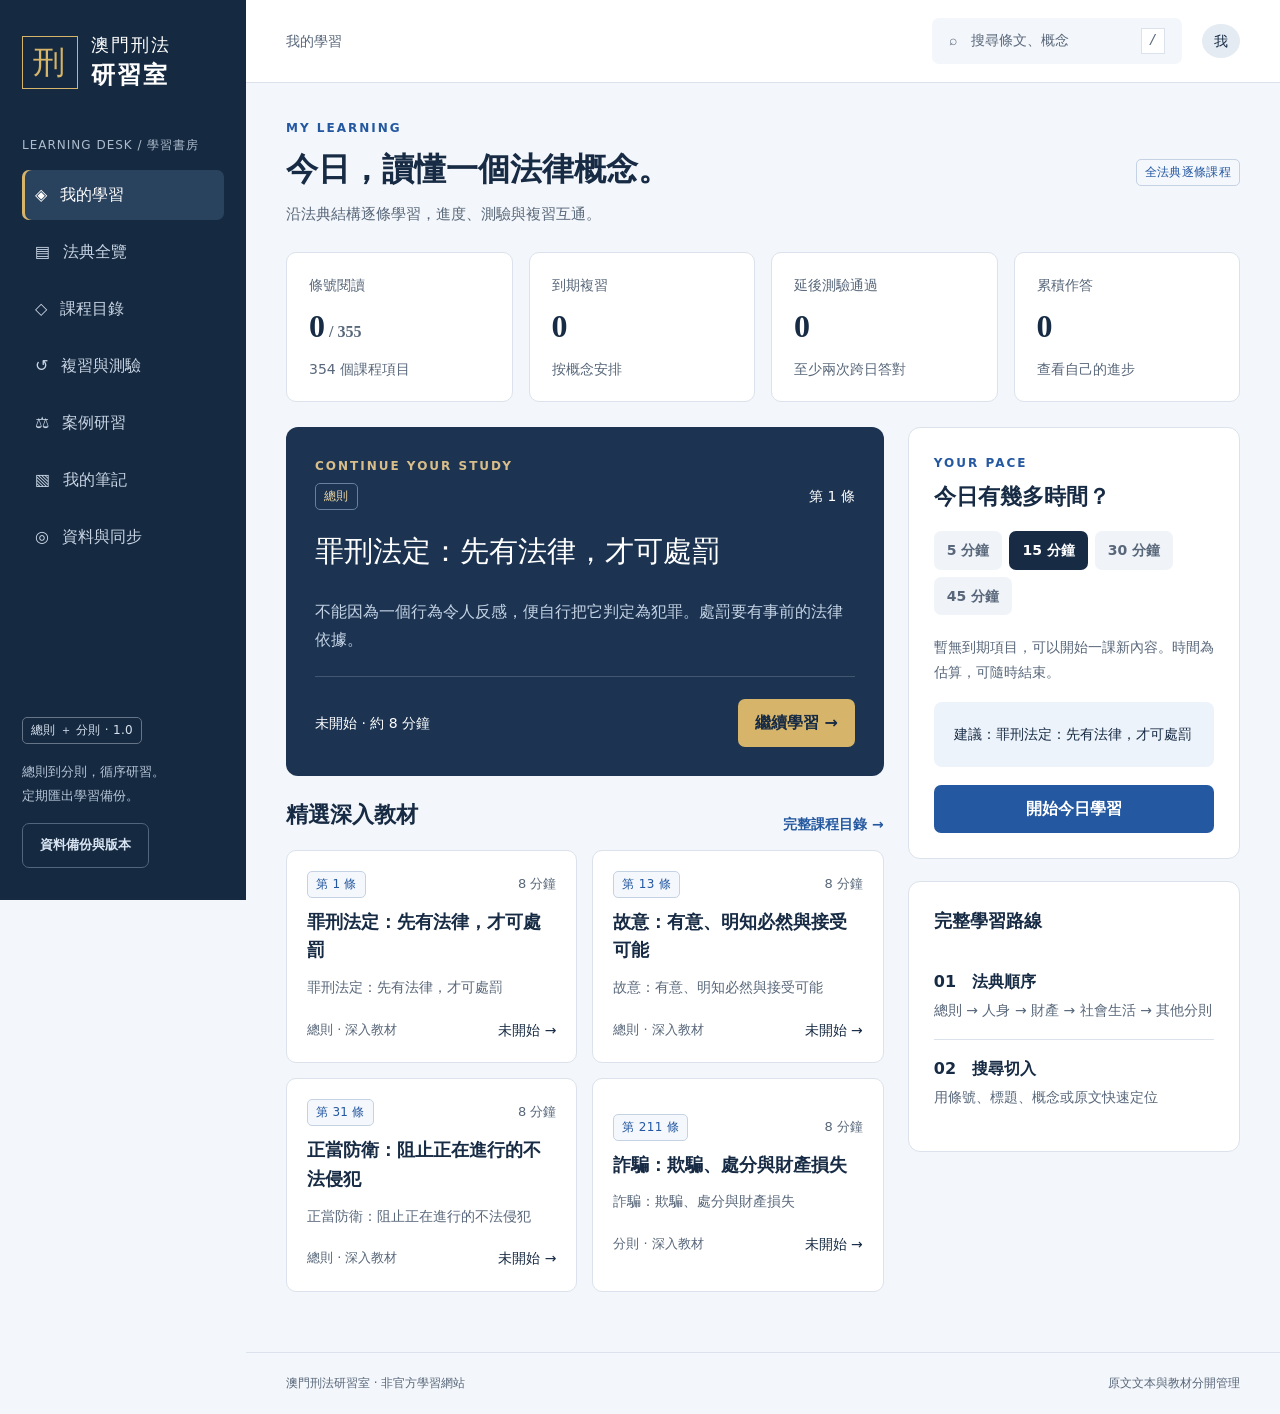
<file: index.html>
<!doctype html><html lang="zh-Hant"><head><meta charset="utf-8"><meta name="viewport" content="width=device-width, initial-scale=1"><title>澳門刑法研習室</title><meta name="description" content="按法典脈絡學習澳門刑法：原文查閱、概念教材、情境測驗與個人複習。"><link rel="icon" type="image/svg+xml" href="data:image/svg+xml,%3Csvg xmlns='http://www.w3.org/2000/svg' viewBox='0 0 40 40'%3E%3Crect width='40' height='40' rx='9' fill='%23152940'/%3E%3Cpath d='M9 10h10v23H9zm13 0h9v23h-9' fill='%23d6b46a'/%3E%3C/svg%3E"><link rel="stylesheet" href="style.css?v=01"><script defer src="lessons.js?v=01"></script><script defer src="app.js?v=01"></script></head><body><a class="skip" href="#main">跳到內容</a><aside class="sidebar"><a class="brand" href="#home"><span class="mark">刑</span><span>澳門刑法<br><strong>研習室</strong></span></a><div class="side-label">LEARNING DESK / 學習書房</div><nav aria-label="主要選單" id="nav"></nav><div class="side-bottom"><span class="badge">總則 ＋ 分則 · 1.0</span><p>總則到分則，循序研習。<br>定期匯出學習備份。</p><button class="ghost light" data-go="settings">資料備份與版本</button></div></aside><div class="shell"><header><span id="crumb">我的學習</span><button class="search-shortcut" data-go="library">⌕　搜尋條文、概念 <kbd>/</kbd></button><span class="avatar" aria-label="本機學習者">我</span></header><main id="main" tabindex="-1"><p>正在載入法典資料…</p></main><footer>澳門刑法研習室 · 非官方學習網站　<span>原文文本與教材分開管理</span></footer></div><div id="toast" role="status" aria-live="polite"></div></body></html>
</file>
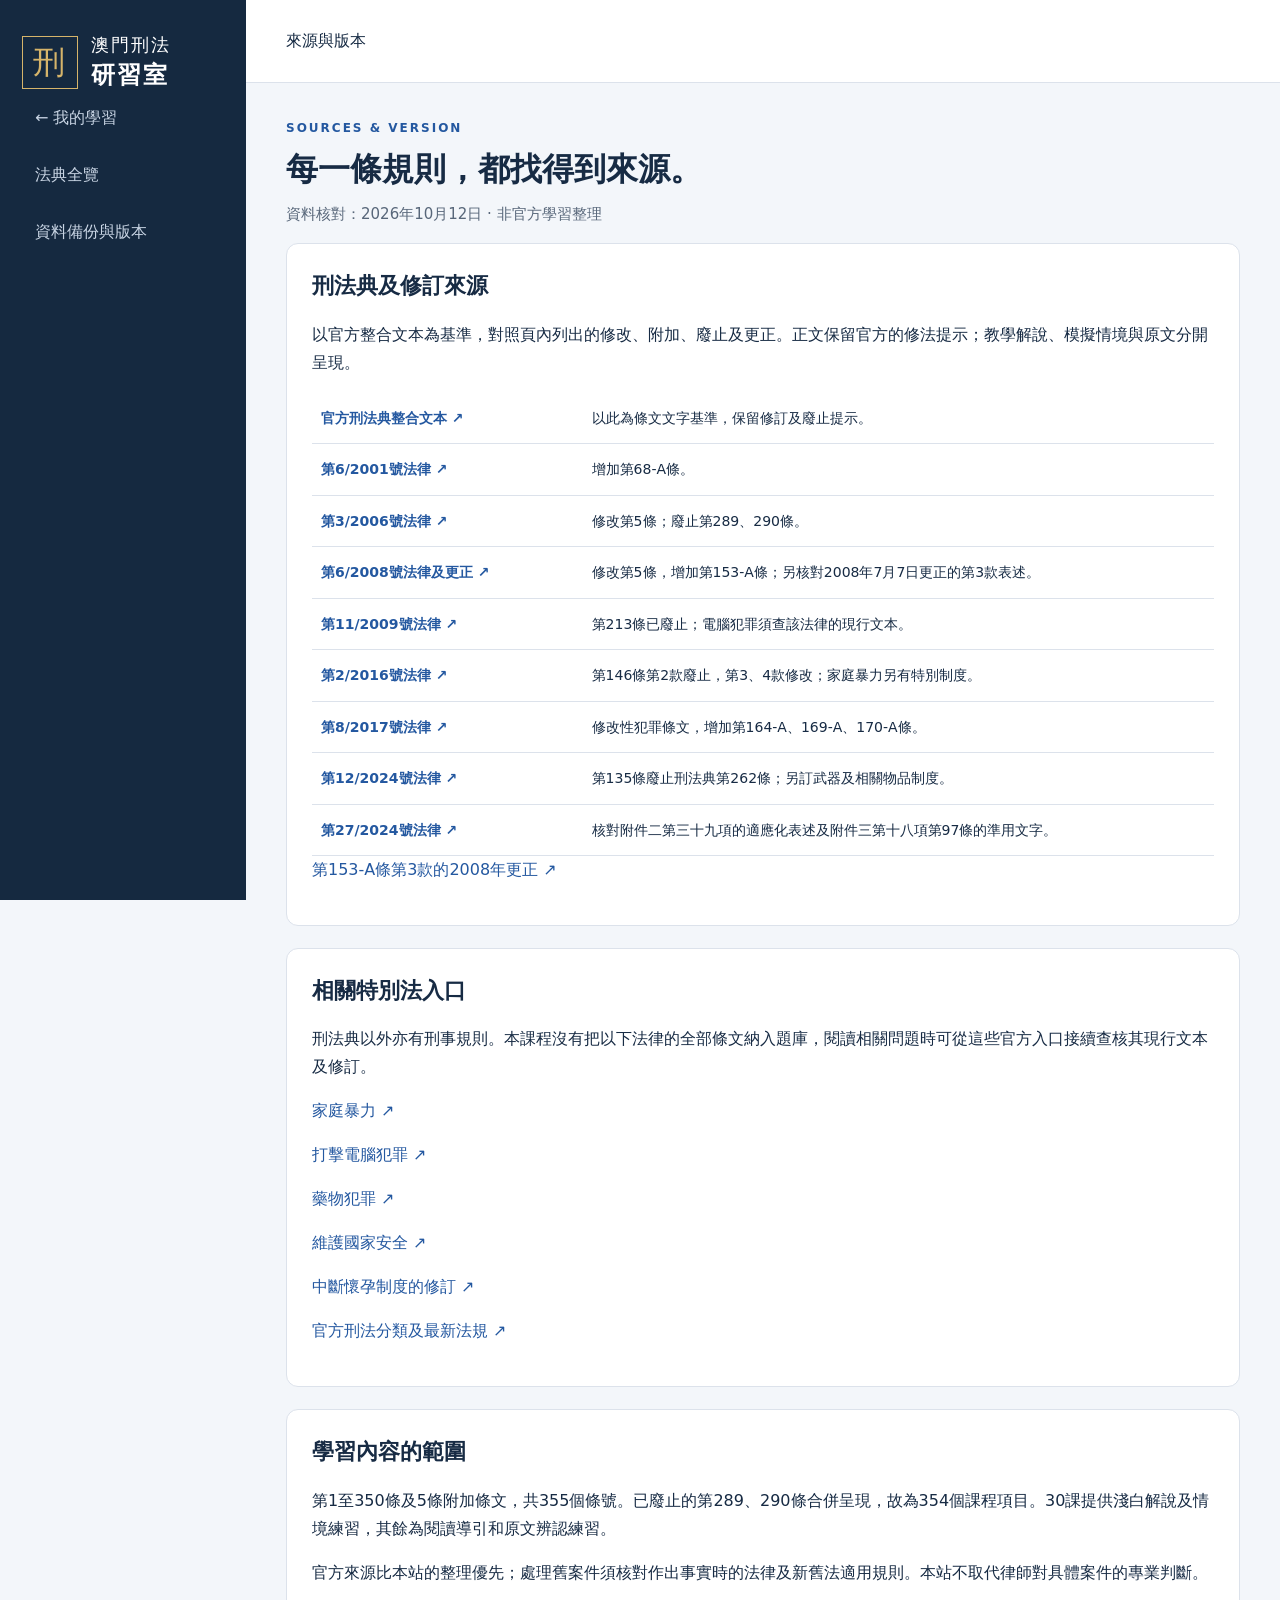
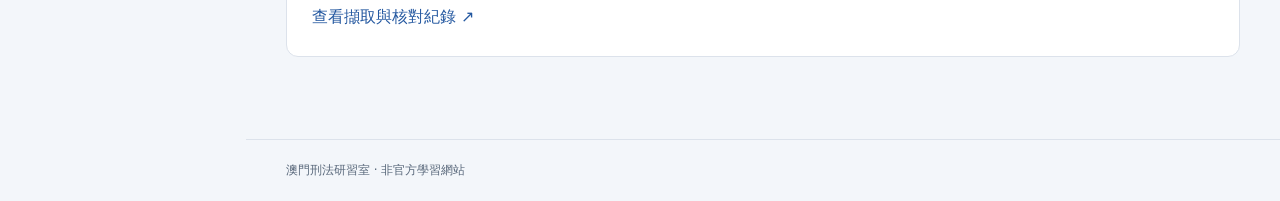
<file: sources.html>
<!doctype html><html lang="zh-Hant"><head><meta charset="utf-8"><meta name="viewport" content="width=device-width,initial-scale=1"><title>來源與版本 · 澳門刑法研習室</title><link rel="stylesheet" href="style.css"></head><body><aside class="sidebar"><a class="brand" href="index.html"><span class="mark">刑</span><span>澳門刑法<br><strong>研習室</strong></span></a><nav><a href="index.html#home">← 我的學習</a><a href="index.html#library">法典全覽</a><a href="index.html#settings">資料備份與版本</a></nav></aside><div class="shell"><header>來源與版本</header><main><div class="eyebrow">SOURCES & VERSION</div><h1>每一條規則，都找得到來源。</h1><p class="sub">資料核對：2026年10月12日 · 非官方學習整理</p><section class="card"><h2>刑法典及修訂來源</h2><p>以官方整合文本為基準，對照頁內列出的修改、附加、廢止及更正。正文保留官方的修法提示；教學解說、模擬情境與原文分開呈現。</p><table class="table"><tbody><tr><th><a target="_blank" rel="noopener" href="https://bo.dsaj.gov.mo/bo/i/95/46/codpencn/codpen0001.asp">官方刑法典整合文本 ↗</a></th><td>以此為條文文字基準，保留修訂及廢止提示。</td></tr><tr><th><a target="_blank" rel="noopener" href="https://bo.dsaj.gov.mo/bo/i/2001/22/lei06_cn.asp">第6/2001號法律 ↗</a></th><td>增加第68-A條。</td></tr><tr><th><a target="_blank" rel="noopener" href="https://bo.dsaj.gov.mo/bo/i/2006/15/lei03_cn.asp">第3/2006號法律 ↗</a></th><td>修改第5條；廢止第289、290條。</td></tr><tr><th><a target="_blank" rel="noopener" href="https://bo.dsaj.gov.mo/bo/i/2008/25/lei06_cn.asp">第6/2008號法律及更正 ↗</a></th><td>修改第5條，增加第153-A條；另核對2008年7月7日更正的第3款表述。</td></tr><tr><th><a target="_blank" rel="noopener" href="https://bo.dsaj.gov.mo/bo/i/2009/27/lei11_cn.asp">第11/2009號法律 ↗</a></th><td>第213條已廢止；電腦犯罪須查該法律的現行文本。</td></tr><tr><th><a target="_blank" rel="noopener" href="https://bo.dsaj.gov.mo/bo/i/2016/23/lei02_cn.asp">第2/2016號法律 ↗</a></th><td>第146條第2款廢止，第3、4款修改；家庭暴力另有特別制度。</td></tr><tr><th><a target="_blank" rel="noopener" href="https://bo.dsaj.gov.mo/bo/i/2017/26/lei08_cn.asp">第8/2017號法律 ↗</a></th><td>修改性犯罪條文，增加第164-A、169-A、170-A條。</td></tr><tr><th><a target="_blank" rel="noopener" href="https://bo.dsaj.gov.mo/bo/i/2024/27/lei12_cn.asp">第12/2024號法律 ↗</a></th><td>第135條廢止刑法典第262條；另訂武器及相關物品制度。</td></tr><tr><th><a target="_blank" rel="noopener" href="https://bo.dsaj.gov.mo/bo/i/2025/01/lei27_cn.asp">第27/2024號法律 ↗</a></th><td>核對附件二第三十九項的適應化表述及附件三第十八項第97條的準用文字。</td></tr></tbody></table><p><a href="https://bo.dsaj.gov.mo/isapi/go.asp?d=rectif-1-27-1-2008cn" target="_blank" rel="noopener">第153-A條第3款的2008年更正 ↗</a></p></section><section class="card"><h2>相關特別法入口</h2><p>刑法典以外亦有刑事規則。本課程沒有把以下法律的全部條文納入題庫，閱讀相關問題時可從這些官方入口接續查核其現行文本及修訂。</p><p><a target="_blank" rel="noopener" href="https://bo.dsaj.gov.mo/bo/i/2016/23/lei02_cn.asp">家庭暴力 ↗</a></p><p><a target="_blank" rel="noopener" href="https://bo.dsaj.gov.mo/bo/i/2009/27/lei11_cn.asp">打擊電腦犯罪 ↗</a></p><p><a target="_blank" rel="noopener" href="https://bo.dsaj.gov.mo/bo/i/2009/32/lei17_cn.asp">藥物犯罪 ↗</a></p><p><a target="_blank" rel="noopener" href="https://bo.dsaj.gov.mo/bo/i/2009/09/lei02_cn.asp">維護國家安全 ↗</a></p><p><a target="_blank" rel="noopener" href="https://bo.dsaj.gov.mo/bo/i/2004/47/lei10_cn.asp">中斷懷孕制度的修訂 ↗</a></p><p><a target="_blank" rel="noopener" href="https://www.bo.dsaj.gov.mo/cn/legis/rec/40300">官方刑法分類及最新法規 ↗</a></p></section><section class="card"><h2>學習內容的範圍</h2><p>第1至350條及5條附加條文，共355個條號。已廢止的第289、290條合併呈現，故為354個課程項目。30課提供淺白解說及情境練習，其餘為閱讀導引和原文辨認練習。</p><p>官方來源比本站的整理優先；處理舊案件須核對作出事實時的法律及新舊法適用規則。本站不取代律師對具體案件的專業判斷。</p><a href="source-audit.json" target="_blank" rel="noopener">查看擷取與核對紀錄 ↗</a></section></main><footer>澳門刑法研習室 · 非官方學習網站</footer></div></body></html>
</file>
<file: style.css>
:root{--ink:#172b44;--muted:#58677a;--blue:#2458a0;--line:#dce2eb;--bg:#f3f6fa;--gold:#d6b46a;--green:#146653}*{box-sizing:border-box}body{margin:0;background:var(--bg);color:var(--ink);font:16px/1.75 system-ui,-apple-system,'Noto Sans TC','Microsoft JhengHei',sans-serif}button,input,select,textarea{font:inherit}button,a,input,select,textarea{touch-action:manipulation}button{cursor:pointer}button:disabled{cursor:default;opacity:.55}a{color:var(--blue);text-decoration:none}a:hover{text-decoration:underline}button:focus-visible,a:focus-visible,input:focus-visible,select:focus-visible,textarea:focus-visible{outline:3px solid #cd9632;outline-offset:3px}button{border:0;border-radius:7px;padding:10px 17px;background:var(--blue);color:white;font-weight:600}button:hover{filter:brightness(.95)}h1,h2,h3,p{margin-top:0}h1{font:600 32px/1.5 Georgia,'Noto Serif TC',serif;margin-bottom:8px}h2{font-size:22px;line-height:1.5}h3{font-size:18px;line-height:1.6}p{margin-bottom:16px}.sidebar{width:246px;background:#152940;color:#fff;position:fixed;inset:0 auto 0 0;display:flex;flex-direction:column;padding:32px 22px;z-index:2}.brand{display:flex;align-items:center;gap:13px;color:#fff;line-height:1.45;font-size:18px;letter-spacing:2px}.brand strong{font-size:24px}.mark{font-family:serif;font-size:32px;border:1px solid var(--gold);color:var(--gold);padding:2px 10px}.side-label{font-size:12px;color:#adbccc;margin:42px 0 14px;letter-spacing:1px}nav{display:flex;flex-direction:column;gap:7px}nav a{padding:11px 13px;color:#c8d4e3;border-radius:7px;font-size:16px;display:flex;gap:13px}nav a.active{color:white;background:#29425e;box-shadow:inset 3px 0 var(--gold)}.side-bottom{margin-top:auto;padding-top:30px}.side-bottom p{font-size:13px;line-height:1.8;color:#b5c4d5;margin:16px 0}.shell{margin-left:246px}header{height:83px;display:flex;align-items:center;gap:20px;border-bottom:1px solid var(--line);padding:0 40px;background:#fff}#crumb{margin-right:auto;font-size:14px;color:var(--muted)}.search-shortcut{background:var(--bg);color:var(--muted);font-size:14px;font-weight:400;min-width:250px;text-align:left}kbd{float:right;border:1px solid var(--line);padding:0 7px;background:#fff}.avatar{border-radius:50%;background:#e5ebf3;padding:5px 12px;font-size:14px}main{max-width:1390px;padding:35px 40px 60px;margin:auto;min-height:calc(100vh - 140px)}.eyebrow{font-size:12px;letter-spacing:2px;color:var(--blue);font-weight:700;margin-bottom:6px}.muted,.sub{color:var(--muted)}.sub{font-size:15px}.topline{display:flex;align-items:center;justify-content:space-between;gap:20px;margin-bottom:23px}.badge{display:inline-block;border:1px solid #c5d2e4;color:var(--blue);border-radius:5px;font-size:12px;padding:2px 8px;letter-spacing:.3px;background:#f4f7fc}.sidebar .badge{background:transparent;border-color:#657487;color:#d7e2ef}.stats{display:grid;grid-template-columns:repeat(4,1fr);gap:16px;margin:25px 0}.stat{background:#fff;border:1px solid var(--line);border-radius:10px;padding:18px 22px}.stat b{display:block;font:600 32px/1.3 Georgia,serif;margin:7px 0}.stat span{font-size:14px;color:var(--muted)}.layout{display:grid;grid-template-columns:minmax(0,1.8fr) minmax(250px,1fr);gap:24px}.card{background:white;border:1px solid var(--line);border-radius:12px;padding:25px;margin-bottom:22px}.feature{background:#1c3452;color:white;border:0;position:relative;padding:29px}.feature h2{font:500 29px/1.6 Georgia,'Noto Serif TC',serif}.feature .muted{color:#c4d3e4}.feature .badge{background:transparent;color:#ecd5a3;border-color:#66809e}.feature button{background:var(--gold);color:#172b44}.feature .eyebrow{color:#d9be89}.feature .rule{border-top:1px solid #42566f;margin:22px 0}.row{display:flex;align-items:center;justify-content:space-between;gap:12px}.wrap{flex-wrap:wrap}.actions{display:flex;gap:10px;flex-wrap:wrap;margin-top:20px}.ghost{background:#fff;border:1px solid var(--line);color:var(--ink)}.ghost.light{background:transparent;color:#d9e5f3;border-color:#52657a;font-size:13px}.textbtn{background:transparent;color:var(--blue);padding:3px 0;font-size:14px}.pillset{display:flex;gap:7px;flex-wrap:wrap;margin:12px 0 20px}.pillset button{background:#f0f3f8;color:var(--muted);padding:7px 13px;font-size:14px}.pillset button.selected{background:var(--ink);color:#fff}.course-grid{display:grid;grid-template-columns:repeat(2,minmax(0,1fr));gap:15px}.course{display:block;text-align:left;width:100%;padding:20px;background:#fff;border:1px solid var(--line);border-radius:10px;color:var(--ink);font-weight:400}.course h3{margin:10px 0}.course small{font-size:13px;color:var(--muted)}.course:hover{border-color:#8da8cd;transform:translateY(-1px)}.bar{height:7px;background:#e8edf4;border-radius:6px;overflow:hidden;margin:10px 0}.bar i{display:block;height:100%;background:var(--blue)}.small{font-size:14px}.path-row{padding:15px 0;border-bottom:1px solid var(--line)}.path-row:last-child{border:0}.path-row strong{display:block}.num{font:24px Georgia;color:#99a7b9;margin-right:14px}.notice{padding:13px 17px;background:#fff8e8;border:1px solid #e6d4a9;border-radius:7px;color:#695425;font-size:14px;margin:18px 0}.tabs{display:flex;gap:4px;border-bottom:1px solid var(--line);margin-bottom:23px;overflow:auto}.tabs button{white-space:nowrap;background:transparent;color:var(--muted);border-radius:0;padding:12px 17px;border-bottom:3px solid transparent}.tabs button.selected{border-color:var(--blue);color:var(--blue)}.reading{max-width:850px}.reading p{line-height:1.95}.quote{white-space:pre-wrap;border-left:3px solid var(--gold);background:#f7f9fc;padding:20px;line-height:2;font-family:Georgia,'Noto Serif TC',serif}.callout{padding:20px;background:#edf3fa;border-radius:8px;margin:18px 0}.good{background:#ecf6f1;border-color:#a8d4c4;color:#175c47}.bad{background:#fff0ef;border-color:#e4b5b1;color:#8a3d34}.option{display:block;background:#fff;border:1px solid var(--line);color:var(--ink);text-align:left;width:100%;padding:16px 20px;margin:12px 0;font-weight:400}.option.correct{background:#edf7f2;border-color:#378c6f}.option.wrong{background:#fff0ef;border-color:#b45952}.searchbox{width:100%;border:1px solid #aebcd0;border-radius:8px;padding:13px 17px;background:white}.filters{display:flex;flex-wrap:wrap;gap:12px;margin:16px 0}select{border:1px solid var(--line);padding:8px 12px;border-radius:6px;background:white;color:var(--ink);max-width:100%}.article-row{display:block;padding:17px 20px;border-bottom:1px solid var(--line);color:var(--ink)}.article-row:hover{background:#f4f7fb;text-decoration:none}.article-row strong{display:block}.article-row span{color:var(--muted);font-size:13px}.results{background:white;border:1px solid var(--line);border-radius:9px;overflow:hidden}.pagination{display:flex;justify-content:center;align-items:center;gap:20px;margin-top:22px}textarea{width:100%;min-height:170px;border:1px solid var(--line);border-radius:8px;padding:15px;resize:vertical}ul{padding-left:22px}.empty{text-align:center;padding:35px 15px;color:var(--muted)}.empty h3{color:var(--ink)}footer{padding:20px 40px;border-top:1px solid var(--line);font-size:12px;color:var(--muted);display:flex;justify-content:space-between}#toast{position:fixed;bottom:25px;left:50%;transform:translateX(-50%);background:#152940;color:white;border-radius:8px;padding:12px 22px;box-shadow:0 8px 30px #0002;z-index:6;display:none;max-width:90vw}.skip{position:fixed;top:-80px}.skip:focus{top:5px;left:5px;background:#fff;padding:12px;z-index:10}.outline details{margin:10px 0}.outline summary{cursor:pointer;padding:8px;background:#f3f6fa;border-radius:5px}.outline a{display:block;padding:5px 15px;font-size:14px}.check{color:var(--green)}.tagline{font-size:14px;color:var(--muted);margin-bottom:20px}.table{width:100%;border-collapse:collapse;font-size:14px}.table th,.table td{text-align:left;padding:13px 9px;border-bottom:1px solid var(--line)}@media(max-width:1100px){.sidebar{width:208px;padding:28px 16px}.shell{margin-left:208px}main{padding:28px 24px}.layout{grid-template-columns:1fr}.stats{gap:10px}.stat{padding:15px}.stat b{font-size:28px}header{padding:0 24px}}@media(max-width:700px){.sidebar{position:static;width:100%;padding:15px 18px;display:block}.brand{font-size:14px}.brand br{display:none}.brand strong{font-size:19px}.mark{font-size:23px}.side-label,.side-bottom{display:none}nav{flex-direction:row;overflow:auto;gap:5px;margin-top:16px}nav a{white-space:nowrap;font-size:14px;padding:7px 12px}nav a span{display:none}.shell{margin:0}header{height:64px;padding:0 18px}.search-shortcut{min-width:0;font-size:13px}kbd{display:none}main{padding:24px 18px}h1{font-size:27px}.stats{grid-template-columns:repeat(2,1fr)}.course-grid{grid-template-columns:1fr}.card{padding:20px}.topline{align-items:flex-start}.topline>.badge{display:none}.tabs button{padding:10px}.feature h2{font-size:25px}footer{padding:18px;display:block}footer span{display:block}.avatar{display:none}}@media(prefers-reduced-motion:reduce){*{scroll-behavior:auto!important;transition:none!important}}
/* 0.2: constrain intrinsic widths rather than hiding overflowing content. */
html{width:100%;-webkit-text-size-adjust:100%;text-size-adjust:100%}body{min-width:0}.shell,main,header,.layout>*,.course-grid>*,.stats>*,.topline>*,.row>*,.card,.reading,.results,.article-row{min-width:0}p,h1,h2,h3,a,button,td,th,.quote,.sub,.tagline{overflow-wrap:anywhere}.quote{word-break:normal}.filters>*{min-width:0;max-width:100%}.filters select{flex:1 1 240px;width:240px}.searchbox,textarea{min-width:0;max-width:100%;font-size:16px}.table{table-layout:fixed}.table th{width:30%}.session-step{border:1px solid var(--line);border-radius:8px;padding:15px;margin:10px 0}.session-step.done{background:#edf7f2}.session-step .row{flex-wrap:wrap}
@media(max-width:1024px){.sidebar{position:static;inset:auto;width:100%;padding:18px 22px;display:block}.brand{font-size:15px}.brand br{display:none}.brand strong{font-size:21px}.mark{font-size:25px}.side-label,.side-bottom{display:none}nav{display:grid;grid-template-columns:repeat(3,minmax(0,1fr));overflow:visible;margin-top:16px;gap:7px}nav a{white-space:normal;justify-content:center;padding:9px 5px;font-size:14px;line-height:1.5;min-height:44px;align-items:center}nav a span{display:none}.shell{margin-left:0}header{height:auto;min-height:65px;padding:12px 22px;flex-wrap:wrap;gap:10px}.search-shortcut{min-width:0;max-width:100%}main{width:100%;padding:25px 22px}.layout{grid-template-columns:minmax(0,1fr)}.course-grid{grid-template-columns:repeat(2,minmax(0,1fr))}.stats{grid-template-columns:repeat(2,minmax(0,1fr))}.avatar{display:none}.topline{flex-wrap:wrap}.topline>.badge{display:none}}
@media(max-width:600px){.sidebar{padding:15px 14px}main{padding:23px 14px 40px}header{padding:12px 14px}#crumb{flex:1 0 100%}.search-shortcut{width:100%;font-size:14px;min-height:44px}.course-grid{grid-template-columns:minmax(0,1fr)}.card{padding:18px 15px}.feature{padding:23px 18px}.stats{gap:10px}.stat{padding:15px 12px}.row{flex-wrap:wrap}.tabs{display:grid;grid-template-columns:repeat(2,minmax(0,1fr));overflow:visible;gap:3px}.tabs button{white-space:normal;min-height:44px;padding:10px 5px;font-size:15px}.filters{display:grid;grid-template-columns:minmax(0,1fr)}.filters select{width:100%;font-size:16px}.actions>*{flex:1 1 135px;text-align:center}.pagination{gap:10px;flex-wrap:wrap}.quote{padding:15px;font-size:16px}.table th,.table td{display:block;width:100%;padding:8px 0}.table th{border:0;padding-top:16px}.table td{padding-bottom:16px}footer{padding:18px 14px}.pillset{display:grid;grid-template-columns:repeat(2,minmax(0,1fr))}.pillset button{min-height:44px}h1{font-size:27px}.feature h2{font-size:25px}.option{padding:14px 12px}button{min-height:44px}.brand{letter-spacing:1px}}

/* 0.4: reader controls remain in flow and respect narrow screens. */
.reading-tools{display:flex;justify-content:space-between;flex-wrap:wrap;gap:10px;margin-bottom:20px}.reading-tools .actions{margin-top:0}.reading-tools [aria-pressed="true"]{background:var(--ink);color:white}.reader-large .card p,.reader-large .card li,.reader-large .quote,.reader-large textarea{font-size:20px;line-height:1.95}.reader-large .card h3{font-size:22px}.reader-large .card h2{font-size:26px}
.official-article{max-width:760px;margin:26px auto 12px;padding:30px 34px;color:#111;font-family:Georgia,'Noto Serif TC','PMingLiU','新細明體',serif}.official-number{font-size:22px;margin:0 0 18px;font-weight:700}.official-title{text-align:center;font-size:22px;margin:0 0 28px;font-weight:700}.official-body p{font-size:18px;line-height:2.05;margin:0 0 16px;text-align:justify}.reader-large .official-body p{font-size:22px}.reader-large .official-number,.reader-large .official-title{font-size:27px}
@media(max-width:1024px){nav a:last-child{grid-column:1/-1}}
@media(max-width:600px){.reading-tools{display:block}.reading-tools .actions{display:grid;grid-template-columns:repeat(2,minmax(0,1fr));margin-bottom:10px}.reading-tools button{padding:10px 5px}nav a{font-size:14px}.reader-large .card{padding:18px 14px}.official-article{padding:22px 4px;margin-top:15px}.official-number,.official-title{font-size:20px}.official-title{margin-bottom:22px}.official-body p{font-size:17px;line-height:2}.reader-large .official-body p{font-size:21px}}
</file>
